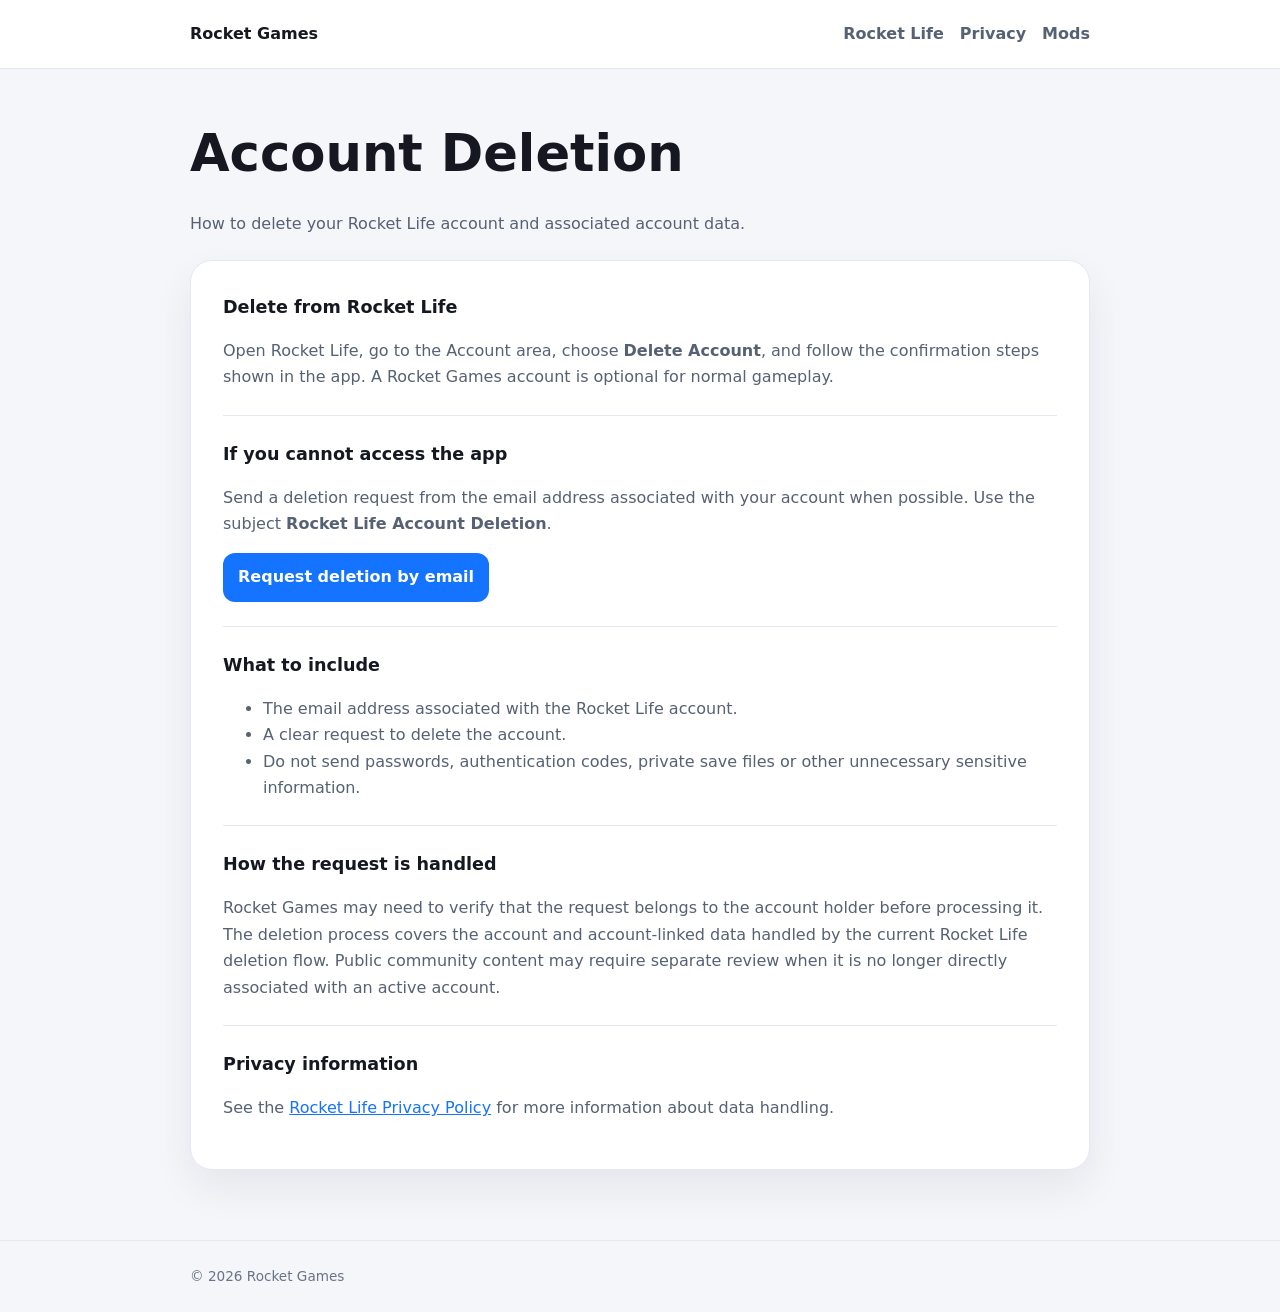
<file: account-deletion.html>
<!DOCTYPE html>
<html lang="en">
<head>
  <meta charset="UTF-8">
  <meta name="viewport" content="width=device-width, initial-scale=1">
  <meta name="theme-color" content="#f5f6fa">
  <title>Account Deletion — Rocket Life | Rocket Games</title>
  <meta name="description" content="How to request deletion of a Rocket Life account and associated account data.">
  <link rel="icon" href="./assets/app-icon.png">
  <style>
    :root{font-family:Inter,system-ui,-apple-system,"Segoe UI",sans-serif;color:#151821;background:#f5f6fa}*{box-sizing:border-box}body{margin:0;line-height:1.65}.shell{width:min(calc(100% - 32px),900px);margin:auto}header{border-bottom:1px solid #e4e8f0;background:#fff}.nav{min-height:68px;display:flex;align-items:center;justify-content:space-between;gap:16px}.nav a{text-decoration:none;color:#566174;font-weight:600;margin-left:16px}main{padding:42px 0 70px}h1{font-size:clamp(2rem,6vw,3.2rem);margin:0 0 8px}h2{font-size:1.1rem;margin:0 0 8px}.muted,p,li{color:#566174}.card{margin-top:22px;background:#fff;border:1px solid #e4e8f0;border-radius:22px;padding:clamp(20px,4vw,32px);box-shadow:0 18px 40px rgba(20,25,39,.07)}section+section{border-top:1px solid #e4e8f0;margin-top:24px;padding-top:24px}a{color:#1473ff}.button{display:inline-flex;padding:11px 15px;background:#1473ff;color:#fff;text-decoration:none;border-radius:12px;font-weight:700}footer{border-top:1px solid #e4e8f0;padding:24px 0;color:#687386;font-size:.85rem}@media(max-width:620px){.nav{align-items:flex-start;flex-direction:column;padding:14px 0}.nav a{margin:0 14px 0 0}}
  </style>
</head>
<body>
<header><div class="shell nav"><strong>Rocket Games</strong><nav><a href="./index.html">Rocket Life</a><a href="./privacy.html">Privacy</a><a href="./mods.html">Mods</a></nav></div></header>
<main class="shell">
  <h1>Account Deletion</h1><p class="muted">How to delete your Rocket Life account and associated account data.</p>
  <article class="card">
    <section><h2>Delete from Rocket Life</h2><p>Open Rocket Life, go to the Account area, choose <strong>Delete Account</strong>, and follow the confirmation steps shown in the app. A Rocket Games account is optional for normal gameplay.</p></section>
    <section><h2>If you cannot access the app</h2><p>Send a deletion request from the email address associated with your account when possible. Use the subject <strong>Rocket Life Account Deletion</strong>.</p><p><a class="button" href="mailto:rocketgamesstudio02@gmail.com?subject=Rocket%20Life%20Account%20Deletion">Request deletion by email</a></p></section>
    <section><h2>What to include</h2><ul><li>The email address associated with the Rocket Life account.</li><li>A clear request to delete the account.</li><li>Do not send passwords, authentication codes, private save files or other unnecessary sensitive information.</li></ul></section>
    <section><h2>How the request is handled</h2><p>Rocket Games may need to verify that the request belongs to the account holder before processing it. The deletion process covers the account and account-linked data handled by the current Rocket Life deletion flow. Public community content may require separate review when it is no longer directly associated with an active account.</p></section>
    <section><h2>Privacy information</h2><p>See the <a href="./privacy.html">Rocket Life Privacy Policy</a> for more information about data handling.</p></section>
  </article>
</main>
<footer><div class="shell">© 2026 Rocket Games</div></footer>
</body>
</html>
</file>
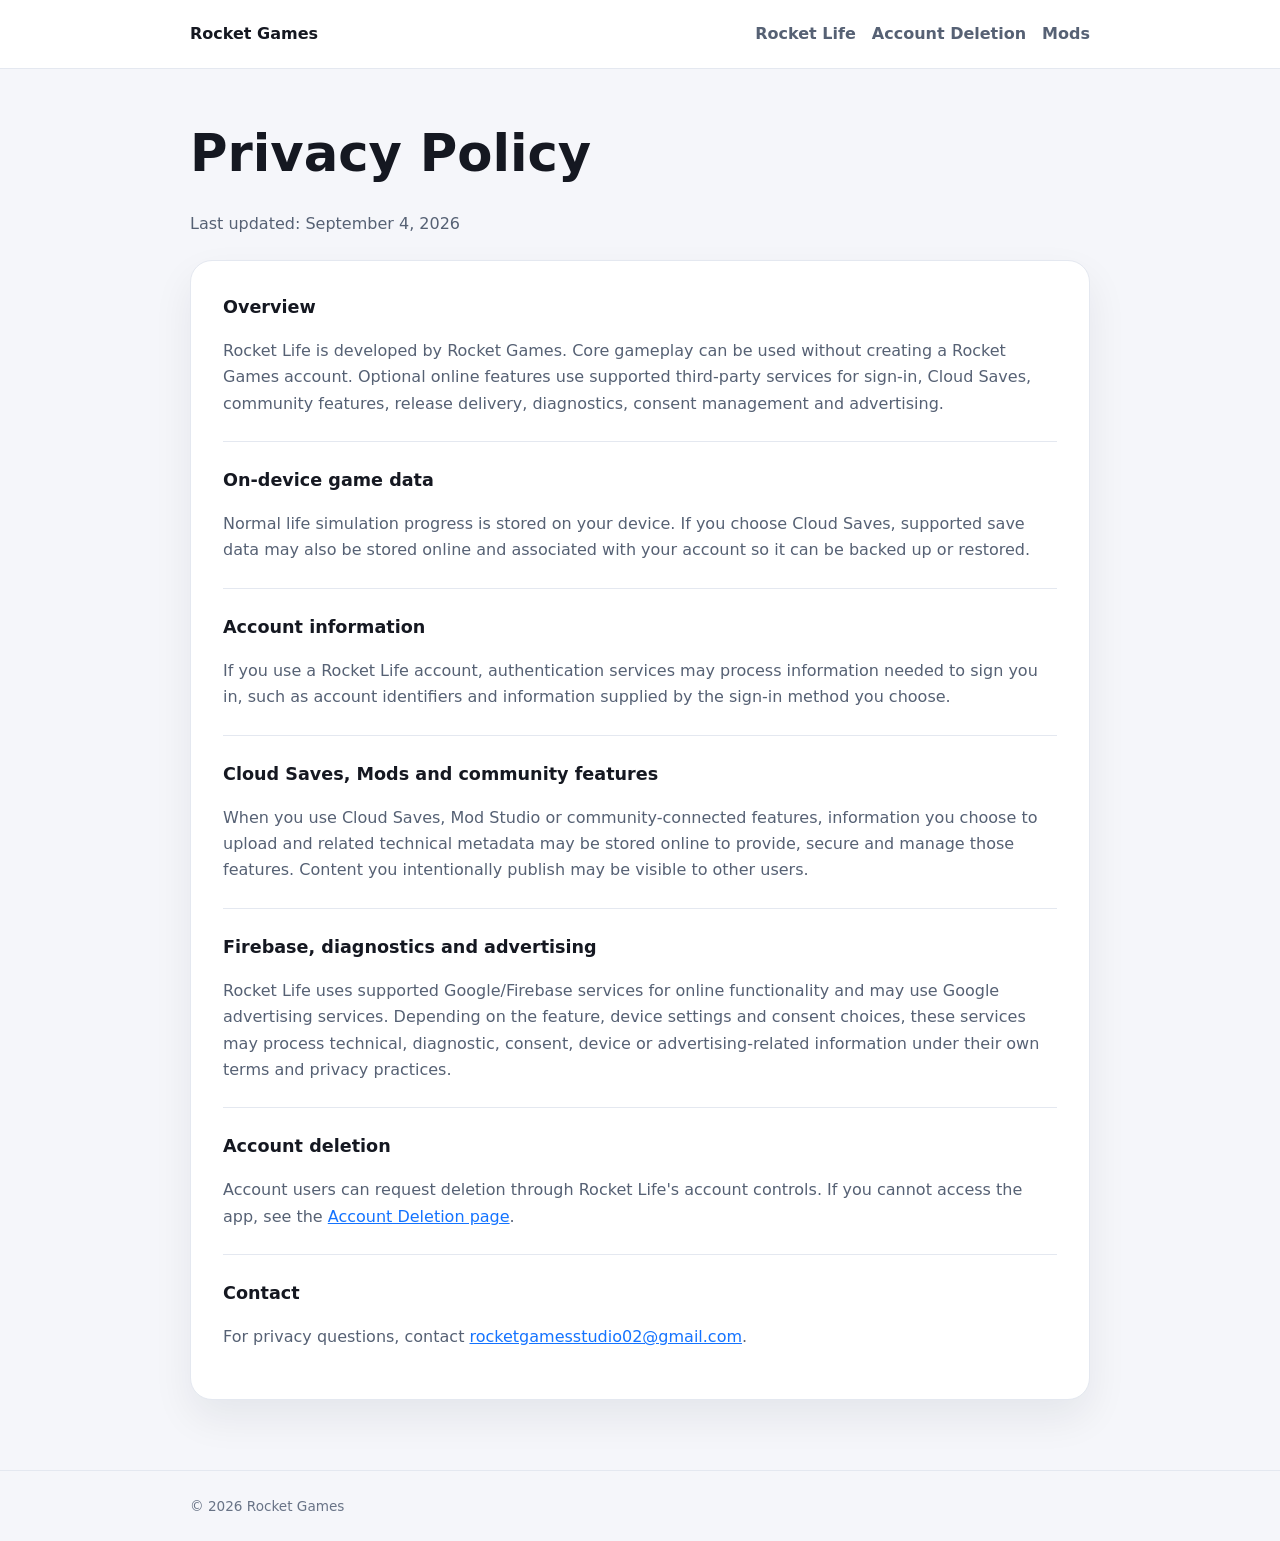
<file: privacy.html>
<!DOCTYPE html>
<html lang="en">
<head>
  <meta charset="UTF-8">
  <meta name="viewport" content="width=device-width, initial-scale=1">
  <meta name="theme-color" content="#f5f6fa">
  <title>Privacy Policy — Rocket Life | Rocket Games</title>
  <meta name="description" content="Privacy Policy for Rocket Life by Rocket Games.">
  <link rel="icon" href="./assets/app-icon.png">
  <style>
    :root{font-family:Inter,system-ui,-apple-system,"Segoe UI",sans-serif;color:#151821;background:#f5f6fa}*{box-sizing:border-box}body{margin:0;line-height:1.65}.shell{width:min(calc(100% - 32px),900px);margin:auto}header{border-bottom:1px solid #e4e8f0;background:#fff}.nav{min-height:68px;display:flex;align-items:center;justify-content:space-between;gap:16px}.nav a{text-decoration:none;color:#566174;font-weight:600;margin-left:16px}main{padding:42px 0 70px}h1{font-size:clamp(2rem,6vw,3.2rem);margin:0 0 8px}h2{font-size:1.1rem;margin:0 0 8px}.muted,p,li{color:#566174}.card{margin-top:22px;background:#fff;border:1px solid #e4e8f0;border-radius:22px;padding:clamp(20px,4vw,32px);box-shadow:0 18px 40px rgba(20,25,39,.07)}section+section{border-top:1px solid #e4e8f0;margin-top:24px;padding-top:24px}a{color:#1473ff}footer{border-top:1px solid #e4e8f0;padding:24px 0;color:#687386;font-size:.85rem}@media(max-width:620px){.nav{align-items:flex-start;flex-direction:column;padding:14px 0}.nav a{margin:0 14px 0 0}}
  </style>
</head>
<body>
<header><div class="shell nav"><strong>Rocket Games</strong><nav><a href="./index.html">Rocket Life</a><a href="./account-deletion.html">Account Deletion</a><a href="./mods.html">Mods</a></nav></div></header>
<main class="shell">
  <h1>Privacy Policy</h1><p class="muted">Last updated: September 4, 2026</p>
  <article class="card">
    <section><h2>Overview</h2><p>Rocket Life is developed by Rocket Games. Core gameplay can be used without creating a Rocket Games account. Optional online features use supported third-party services for sign-in, Cloud Saves, community features, release delivery, diagnostics, consent management and advertising.</p></section>
    <section><h2>On-device game data</h2><p>Normal life simulation progress is stored on your device. If you choose Cloud Saves, supported save data may also be stored online and associated with your account so it can be backed up or restored.</p></section>
    <section><h2>Account information</h2><p>If you use a Rocket Life account, authentication services may process information needed to sign you in, such as account identifiers and information supplied by the sign-in method you choose.</p></section>
    <section><h2>Cloud Saves, Mods and community features</h2><p>When you use Cloud Saves, Mod Studio or community-connected features, information you choose to upload and related technical metadata may be stored online to provide, secure and manage those features. Content you intentionally publish may be visible to other users.</p></section>
    <section><h2>Firebase, diagnostics and advertising</h2><p>Rocket Life uses supported Google/Firebase services for online functionality and may use Google advertising services. Depending on the feature, device settings and consent choices, these services may process technical, diagnostic, consent, device or advertising-related information under their own terms and privacy practices.</p></section>
    <section><h2>Account deletion</h2><p>Account users can request deletion through Rocket Life's account controls. If you cannot access the app, see the <a href="./account-deletion.html">Account Deletion page</a>.</p></section>
    <section><h2>Contact</h2><p>For privacy questions, contact <a href="mailto:rocketgamesstudio02@gmail.com">rocketgamesstudio02@gmail.com</a>.</p></section>
  </article>
</main>
<footer><div class="shell">© 2026 Rocket Games</div></footer>
</body>
</html>
</file>
